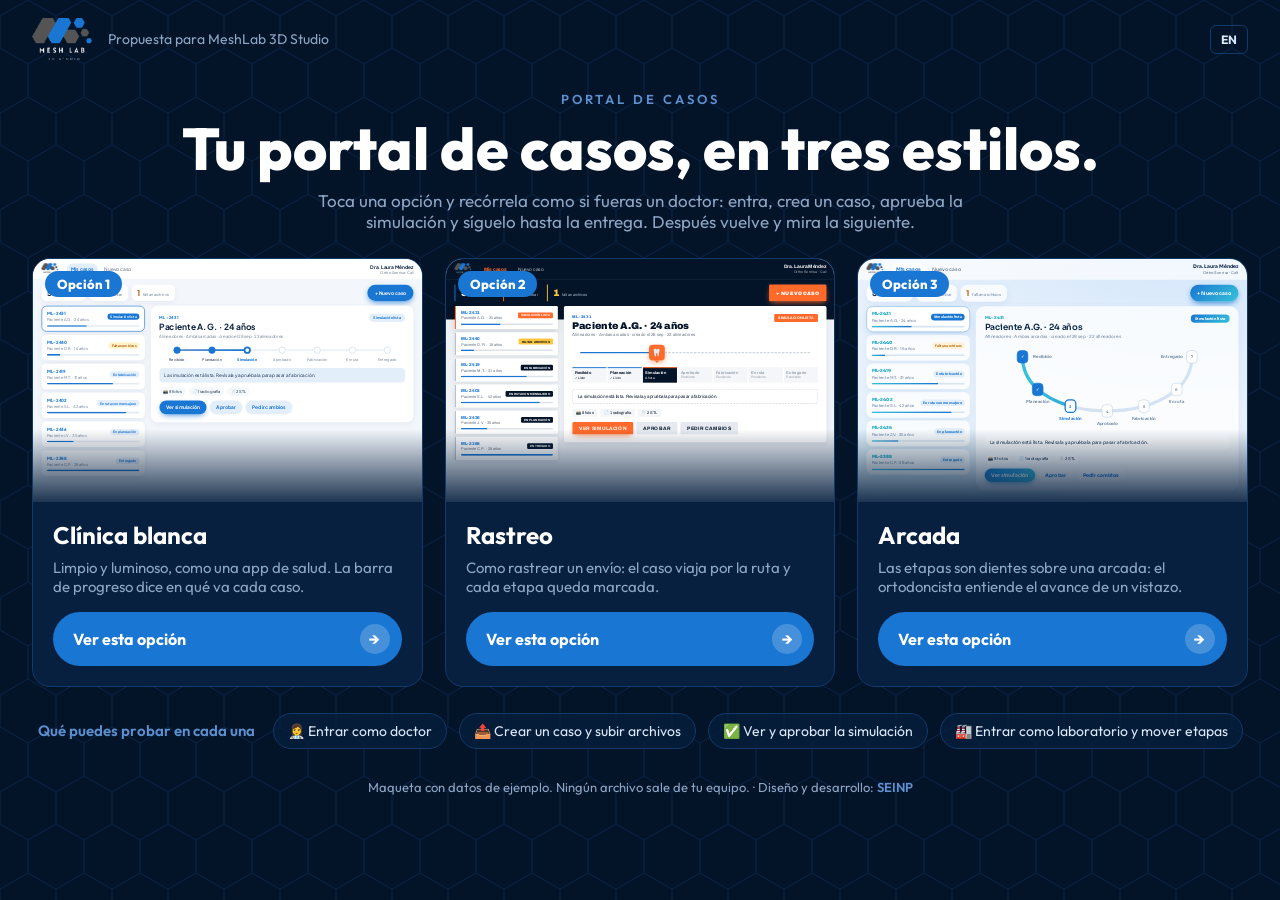
<file: index.html>
<!doctype html>
<html lang="es"><head>
<meta charset="utf-8"><meta name="viewport" content="width=device-width,initial-scale=1">
<meta name="robots" content="noindex, nofollow">
<title>Portal de casos · Propuesta para MeshLab 3D Studio</title>
<meta name="description" content="Tres estilos para el portal de casos de MeshLab 3D Studio: cada ortodoncista sube sus casos y los sigue paso a paso.">
<meta property="og:title" content="Portal de casos · Propuesta para MeshLab 3D Studio">
<meta property="og:description" content="Tres estilos para el portal donde cada ortodoncista sube sus casos y los sigue paso a paso.">
<meta property="og:image" content="media/recurso6.png">
<link rel="icon" href="media/favicon.png">
<link rel="preconnect" href="https://fonts.googleapis.com"><link rel="preconnect" href="https://fonts.gstatic.com" crossorigin>
<link href="https://fonts.googleapis.com/css2?family=Outfit:wght@300;400;600;700;800&display=swap" rel="stylesheet">
<style>
  :root { --fondo: #031429; --panel: #07203f; --linea: #123a6b; --azul: #1976d2; --claro: #5e90d0; --hielo: #dbe9fa; --tenue: #8ea6c4; }
  * { box-sizing: border-box; margin: 0; }
  body { background: var(--fondo); color: var(--hielo); font-family: Outfit, sans-serif; min-height: 100vh; overflow-x: hidden; }
  body::before { content: ""; position: fixed; inset: 0; opacity: .45; pointer-events: none; animation: respira 6s ease-in-out infinite;
    background-image: url("data:image/svg+xml,%3Csvg xmlns='http://www.w3.org/2000/svg' width='56' height='97'%3E%3Cpath d='M28 0l28 16v32L28 64 0 48V16zM28 64v33' fill='none' stroke='%23123a6b' stroke-width='1'/%3E%3C/svg%3E"); }
  @keyframes respira { 50% { opacity: .2; } }
  a { color: inherit; text-decoration: none; }

  /* intro: el logo arma sus hexagonos */
  .intro { position: fixed; inset: 0; z-index: 10; background: var(--fondo); display: grid; place-items: center; animation: introSale .45s 1.55s ease-in forwards; }
  .intro img { width: min(220px, 50vw); animation: introLogo 1.1s cubic-bezier(.3,1.4,.5,1) backwards; }
  .intro i { position: absolute; bottom: 42%; left: 50%; width: 160px; height: 3px; margin-left: -80px; margin-bottom: -60px; background: var(--linea); overflow: hidden; }
  .intro i::after { content: ""; position: absolute; inset: 0; background: var(--azul); transform-origin: left; animation: introBarra 1.4s ease-out forwards; transform: scaleX(0); }
  @keyframes introLogo { from { opacity: 0; transform: scale(.6) rotate(-8deg); } }
  @keyframes introBarra { to { transform: scaleX(1); } }
  @keyframes introSale { to { opacity: 0; visibility: hidden; } }

  .arriba { position: relative; display: flex; align-items: center; gap: 16px; padding: 18px 32px; }
  .arriba img { height: 42px; }
  .arriba span { flex: 1; color: var(--tenue); font-size: 14px; }
  .idioma { margin-left: auto; font: 700 12px Outfit, sans-serif; color: var(--hielo); background: transparent; border: 1px solid var(--linea); border-radius: 6px; padding: 6px 10px; cursor: pointer; }
  .cabeza { position: relative; text-align: center; padding: 10px 24px 26px; }
  .cabeza small { color: var(--claro); letter-spacing: 3px; text-transform: uppercase; font-size: 13px; font-weight: 600; }
  .cabeza h1 { font-size: clamp(32px, 4.6vw, 64px); line-height: 1.02; margin: 10px 0 12px; color: #fff; font-weight: 800; }
  .cabeza p { max-width: 720px; margin: 0 auto; color: var(--tenue); font-size: 17px; }
  .anima .cabeza > * { animation: sube .7s cubic-bezier(.2,1,.3,1) backwards; }
  .anima .cabeza > :nth-child(2) { animation-delay: .08s; } .anima .cabeza > :nth-child(3) { animation-delay: .16s; }

  .opciones { position: relative; display: grid; grid-template-columns: repeat(3, minmax(0, 1fr)); gap: 22px; padding: 0 32px 26px; max-width: 1400px; margin: 0 auto; }
  .opcion { display: flex; flex-direction: column; background: var(--panel); border: 1px solid var(--linea); border-radius: 18px; overflow: hidden;
    transition: transform .35s cubic-bezier(.2,1,.3,1), border-color .3s, box-shadow .35s; }
  .opcion:hover { transform: translateY(-6px) rotate(-.4deg); border-color: var(--azul); box-shadow: 0 24px 50px -20px rgba(25,118,210,.6); }
  .anima .opcion { animation: reparte .8s cubic-bezier(.3,1.25,.5,1) backwards; }
  .anima .opcion:nth-child(1) { animation-delay: .2s; --r: -8deg; } .anima .opcion:nth-child(2) { animation-delay: .32s; --r: 0deg; } .anima .opcion:nth-child(3) { animation-delay: .44s; --r: 8deg; }
  @keyframes reparte { from { opacity: 0; transform: translateY(120px) rotate(var(--r)) scale(.9); } }
  .marco { position: relative; aspect-ratio: 16 / 10; overflow: hidden; background: #0a2a52; }
  .marco iframe { position: absolute; top: 0; left: 0; width: 1280px; height: 800px; border: 0; transform-origin: 0 0; transform: scale(var(--s, .3)); pointer-events: none; }
  .marco::after { content: ""; position: absolute; inset: 0; background: linear-gradient(transparent 70%, rgba(7,32,63,.9)); }
  .num { position: absolute; top: 12px; left: 12px; z-index: 1; background: var(--azul); color: #fff; font-weight: 800; font-size: 13px; padding: 5px 12px; border-radius: 99px; }
  .texto { padding: 18px 20px 20px; display: flex; flex-direction: column; gap: 8px; flex: 1; }
  .texto h2 { font-size: 24px; color: #fff; }
  .texto p { color: var(--tenue); font-size: 15px; flex: 1; }
  .boton { position: relative; overflow: hidden; margin-top: 8px; display: flex; align-items: center; justify-content: space-between; gap: 10px; padding: 12px 12px 12px 20px;
    background: var(--azul); color: #fff; border-radius: 99px; font-weight: 700; }
  .boton b { width: 30px; height: 30px; border-radius: 50%; background: rgba(255,255,255,.2); display: grid; place-items: center; transition: transform .3s; }
  .opcion:hover .boton b { transform: translateX(4px); }
  .boton::after { content: ""; position: absolute; inset: 0; background: linear-gradient(100deg, transparent 30%, rgba(255,255,255,.4) 50%, transparent 70%); transform: translateX(-120%); animation: brillo 4.6s ease-in-out infinite; }
  .opcion:nth-child(2) .boton::after { animation-delay: .5s; } .opcion:nth-child(3) .boton::after { animation-delay: 1s; }
  @keyframes brillo { 0%, 70% { transform: translateX(-120%); } 90%, 100% { transform: translateX(120%); } }

  .prueba { position: relative; max-width: 1400px; margin: 0 auto; padding: 0 32px 20px; display: flex; align-items: center; gap: 12px; flex-wrap: wrap; justify-content: center; }
  .prueba i { font-style: normal; }
  .prueba h3 { font-size: 15px; color: var(--claro); font-weight: 600; margin-right: 6px; }
  .prueba span { padding: 8px 14px; border: 1px solid var(--linea); border-radius: 99px; font-size: 14px; background: rgba(7,32,63,.7); }
  .anima .prueba span { animation: sube .5s cubic-bezier(.2,1,.3,1) backwards; animation-delay: calc(.6s + var(--k) * 70ms); }
  footer { position: relative; text-align: center; padding: 10px 24px 30px; color: var(--tenue); font-size: 13px; }
  footer a { color: var(--claro); font-weight: 600; }
  @keyframes sube { from { opacity: 0; transform: translateY(18px); } }

  /* telefono: las opciones van en ancho, una al lado de la otra con enganche */
  @media (max-width: 900px) {
    .arriba { padding: 14px 16px; } .arriba img { height: 32px; } .arriba span { display: none; }
    .cabeza { padding: 4px 16px 18px; } .cabeza p { font-size: 15px; }
    .opciones { display: flex; overflow-x: auto; scroll-snap-type: x mandatory; gap: 14px; padding: 4px 16px 18px; scrollbar-width: none; }
    .opciones::-webkit-scrollbar { display: none; }
    .opcion { flex: 0 0 84%; scroll-snap-align: center; }
    .opcion:hover { transform: none; }
    .prueba { padding: 0 16px 14px; gap: 8px; } .prueba h3 { flex-basis: 100%; text-align: center; margin: 0; } .prueba span { font-size: 12px; padding: 6px 10px; }
  }
</style>
</head>
<body>
<div class="intro"><img src="media/logo.png" alt=""><i></i></div>

<header class="arriba">
  <img src="media/logo.png" alt="MeshLab 3D Studio">
  <span data-t="Propuesta para MeshLab 3D Studio">Propuesta para MeshLab 3D Studio</span>
  <button class="idioma" data-idioma>EN</button>
</header>

<section class="cabeza">
  <small data-t="Portal de casos">Portal de casos</small>
  <h1 data-t="Tu portal de casos, en tres estilos.">Tu portal de casos, en tres estilos.</h1>
  <p data-t="Toca una opción y recórrela como si fueras un doctor: entra, crea un caso, aprueba la simulación y síguelo hasta la entrega. Después vuelve y mira la siguiente.">Toca una opción y recórrela como si fueras un doctor: entra, crea un caso, aprueba la simulación y síguelo hasta la entrega. Después vuelve y mira la siguiente.</p>
</section>

<main class="opciones">
  <a class="opcion" data-estilo="clinica"><div class="marco"><span class="num"><span data-t="Opción">Opción</span> 1</span><iframe title="" loading="eager"></iframe></div>
    <div class="texto"><h2 data-t="Clínica blanca">Clínica blanca</h2><p data-t="Limpio y luminoso, como una app de salud. La barra de progreso dice en qué va cada caso.">Limpio y luminoso, como una app de salud. La barra de progreso dice en qué va cada caso.</p>
    <span class="boton"><span data-t="Ver esta opción">Ver esta opción</span><b>→</b></span></div></a>
  <a class="opcion" data-estilo="rastreo"><div class="marco"><span class="num"><span data-t="Opción">Opción</span> 2</span><iframe title="" loading="eager"></iframe></div>
    <div class="texto"><h2 data-t="Rastreo">Rastreo</h2><p data-t="Como rastrear un envío: el caso viaja por la ruta y cada etapa queda marcada.">Como rastrear un envío: el caso viaja por la ruta y cada etapa queda marcada.</p>
    <span class="boton"><span data-t="Ver esta opción">Ver esta opción</span><b>→</b></span></div></a>
  <a class="opcion" data-estilo="arcada"><div class="marco"><span class="num"><span data-t="Opción">Opción</span> 3</span><iframe title="" loading="eager"></iframe></div>
    <div class="texto"><h2 data-t="Arcada">Arcada</h2><p data-t="Las etapas son dientes sobre una arcada: el ortodoncista entiende el avance de un vistazo.">Las etapas son dientes sobre una arcada: el ortodoncista entiende el avance de un vistazo.</p>
    <span class="boton"><span data-t="Ver esta opción">Ver esta opción</span><b>→</b></span></div></a>
</main>

<section class="prueba">
  <h3 data-t="Qué puedes probar en cada una">Qué puedes probar en cada una</h3>
  <span style="--k:0">👩‍⚕️ <i data-t="Entrar como doctor">Entrar como doctor</i></span>
  <span style="--k:1">📤 <i data-t="Crear un caso y subir archivos">Crear un caso y subir archivos</i></span>
  <span style="--k:2">✅ <i data-t="Ver y aprobar la simulación">Ver y aprobar la simulación</i></span>
  <span style="--k:3">🏭 <i data-t="Entrar como laboratorio y mover etapas">Entrar como laboratorio y mover etapas</i></span>
</section>

<footer><span data-t="Maqueta con datos de ejemplo. Ningún archivo sale de tu equipo.">Maqueta con datos de ejemplo. Ningún archivo sale de tu equipo.</span>
  · <span data-t="Diseño y desarrollo:">Diseño y desarrollo:</span> <a href="https://seinp.github.io/" target="_blank" rel="noopener">SEINP</a></footer>

<script src="textos.js"></script>
<script>
  // Recargar = volver al principio (con intro); sin restaurar scroll.
  if ("scrollRestoration" in history) history.scrollRestoration = "manual";
  window.scrollTo(0, 0);
  document.body.classList.add("anima");
  const lang = IDIOMA === "en" ? "&lang=en" : "";
  document.querySelectorAll(".opcion").forEach(o => {
    const e = o.dataset.estilo;
    o.href = `portal.html?estilo=${e}${lang}`;
    o.querySelector("iframe").src = `portal.html?estilo=${e}&vista=previa${lang}`;
  });
  const escalar = () => document.querySelectorAll(".marco").forEach(m => m.style.setProperty("--s", m.clientWidth / 1280));
  escalar(); addEventListener("resize", escalar);
  const b = document.querySelector("[data-idioma]");
  b.textContent = IDIOMA === "en" ? "ES" : "EN";
  b.onclick = () => cambiarIdioma(IDIOMA === "en" ? "es" : "en");
  document.title = `${t("Portal de casos")} · ${t("Propuesta para MeshLab 3D Studio")}`;
</script>
</body></html>
</file>
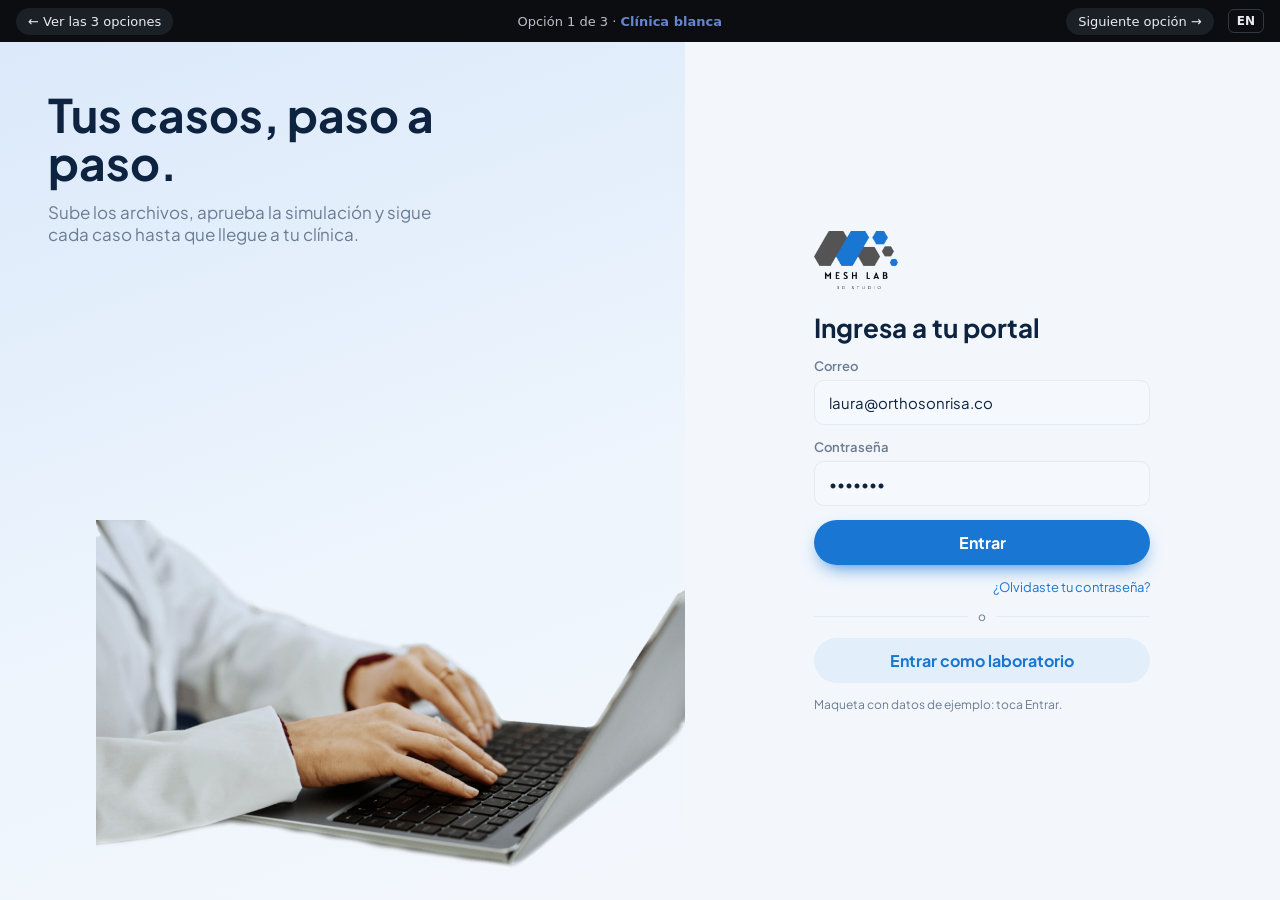
<file: portal.html>
<!doctype html>
<html lang="es"><head>
<meta charset="utf-8"><meta name="viewport" content="width=device-width,initial-scale=1">
<meta name="robots" content="noindex, nofollow">
<title>Portal de casos · MeshLab 3D Studio</title>
<link rel="icon" href="media/favicon.png">
<link rel="preconnect" href="https://fonts.googleapis.com"><link rel="preconnect" href="https://fonts.gstatic.com" crossorigin>
<link href="https://fonts.googleapis.com/css2?family=Plus+Jakarta+Sans:wght@400;500;700;800&family=Archivo:wght@400;600;800;900&family=Sora:wght@300;400;600;700&display=swap" rel="stylesheet">
<link rel="stylesheet" href="estilo.css">
<script>(function () { var e = new URLSearchParams(location.search).get("estilo"); if (["clinica", "rastreo", "arcada"].indexOf(e) < 0) e = "clinica";
  document.write('<link rel="stylesheet" href="temas/' + e + '.css">'); })();</script>
</head>
<body>
<input type="file" id="archivo" hidden>
<div id="app"></div>
<script src="textos.js"></script>
<script src="datos.js"></script>
<script src="app.js"></script>
</body></html>
</file>
<file: estilo.css>
/* Portal de casos de MeshLab: estructura y componentes. Los colores y el caracter de cada estilo
   viven en temas/*.css (solo variables + la ruta). La capa de telefono va AL FINAL. */
:root {
  --fondo: #f3f7fc; --panel: #fff; --tinta: #0d2340; --tenue: #6b7c93; --acento: #1976d2; --acento2: #1976d2; --acento-txt: #fff;
  --suave: #e3eefb; --suave-txt: #1976d2; --borde: #e5ebf3; --alerta: #b45309; --alerta-suave: #fef3c7; --campo: #f5f8fc;
  --radio: 16px; --radio-chico: 99px; --sombra: 0 6px 20px rgba(13,35,64,.06); --fuente: system-ui, sans-serif;
  --barra-fondo: #fff; --barra-tinta: var(--tinta); --mayus: none;
}
* { box-sizing: border-box; margin: 0; }
html { scroll-behavior: smooth; }
body { background: var(--fondo); color: var(--tinta); font-family: var(--fuente); min-height: 100vh; overflow-x: hidden; }
button, input, select, textarea { font: inherit; color: inherit; }
button { cursor: pointer; border: 0; background: none; text-align: left; }
a { cursor: pointer; }

/* ---------- barra de la propuesta (fuera del mundo del cliente) ---------- */
.propuesta { position: sticky; top: 0; z-index: 50; display: flex; align-items: center; gap: 14px; height: 42px; padding: 0 16px;
  background: #0b0d10; color: #e8ecf2; font: 500 13px system-ui, sans-serif; }
.propuesta a { color: inherit; text-decoration: none; padding: 6px 12px; border-radius: 99px; background: #1b1f26; transition: background .2s; }
.propuesta a:hover { background: #2a303a; }
.propuesta .cual { flex: 1; text-align: center; opacity: .8; }
.propuesta .cual b { color: #7da3ff; }
.propuesta .idioma { color: #e8ecf2; border: 1px solid #333a45; border-radius: 6px; padding: 4px 8px; font-size: 12px; font-weight: 700; }
.previa .propuesta { display: none; }

/* ---------- cabecera del portal ---------- */
.barra { display: flex; align-items: center; gap: 28px; padding: 14px 28px; background: var(--barra-fondo); color: var(--barra-tinta); border-bottom: 1px solid var(--borde); }
.barra .logo { height: 38px; width: auto; }
.menu { display: flex; gap: 8px; flex: 1; }
.menu a { padding: 8px 14px; border-radius: var(--radio-chico); opacity: .7; transition: opacity .2s, background .2s; }
.menu a:hover { opacity: 1; }
.menu a.on { opacity: 1; background: var(--suave); color: var(--suave-txt); font-weight: 700; }
.doc { display: flex; flex-direction: column; text-align: right; line-height: 1.25; }
.doc span { font-size: 12px; opacity: .65; }
.salir { width: 36px; height: 36px; border-radius: 50%; display: grid; place-items: center; background: var(--suave); color: var(--suave-txt); font-size: 16px; }

/* ---------- botones ---------- */
.cta { position: relative; overflow: hidden; padding: 12px 22px; border-radius: var(--radio-chico); font-weight: 700; text-align: center; text-transform: var(--mayus);
  background: linear-gradient(135deg, var(--acento), var(--acento2)); color: var(--acento-txt); box-shadow: 0 8px 20px -8px var(--acento);
  transition: transform .2s cubic-bezier(.2,1,.3,1), box-shadow .2s; }
.cta:hover { transform: translateY(-2px); box-shadow: 0 12px 26px -8px var(--acento); }
.cta:active { transform: scale(.97); }
.cta::after { content: ""; position: absolute; inset: 0; background: linear-gradient(100deg, transparent 30%, rgba(255,255,255,.45) 50%, transparent 70%);
  transform: translateX(-120%); animation: brillo 4.6s ease-in-out infinite; }
@keyframes brillo { 0%, 70% { transform: translateX(-120%); } 90%, 100% { transform: translateX(120%); } }
.cta.sec { background: var(--suave); color: var(--suave-txt); box-shadow: none; }
.cta.sec::after { display: none; }

/* ---------- login ---------- */
.login { display: grid; grid-template-columns: 1.15fr 1fr; min-height: calc(100vh - 42px); }
.previa .login { min-height: 100vh; }
.login-foto { position: relative; overflow: hidden; background: var(--login-fondo, linear-gradient(160deg, #dbe9fa, #f3f7fc)); display: flex; align-items: flex-end; }
.login-foto img { position: absolute; right: -6%; bottom: 0; width: 92%; mix-blend-mode: multiply; animation: entraFoto 1s cubic-bezier(.2,1,.3,1) backwards; }
.login-lema { position: relative; padding: 48px; max-width: 520px; align-self: flex-start; animation: sube .7s .15s cubic-bezier(.2,1,.3,1) backwards; }
.login-lema h2 { font-size: clamp(30px, 3.6vw, 52px); line-height: 1.05; color: var(--login-titulo, var(--tinta)); }
.login-lema p { margin-top: 14px; font-size: 17px; color: var(--login-texto, var(--tenue)); max-width: 420px; }
.login-caja { align-self: center; justify-self: center; width: min(400px, 100%); padding: 32px; display: flex; flex-direction: column; gap: 14px; animation: sube .6s .25s cubic-bezier(.2,1,.3,1) backwards; }
.login-caja .logo { height: 58px; width: auto; align-self: flex-start; margin-bottom: 8px; }
.login-caja h1 { font-size: 26px; }
.olvide { font-size: 13px; color: var(--suave-txt); align-self: flex-end; }
.separador { display: flex; align-items: center; gap: 10px; color: var(--tenue); font-size: 12px; }
.separador::before, .separador::after { content: ""; flex: 1; height: 1px; background: var(--borde); }
.pista { font-size: 12px; color: var(--tenue); }

/* ---------- campos ---------- */
label { display: flex; flex-direction: column; gap: 6px; font-size: 13px; font-weight: 600; color: var(--tenue); }
input:not([type=radio]):not([type=checkbox]), select, textarea { width: 100%; padding: 12px 14px; border: 1.5px solid var(--borde); border-radius: calc(var(--radio) * .6);
  background: var(--campo); color: var(--tinta); font-weight: 400; font-size: 15px; outline: none; transition: border-color .2s, box-shadow .2s; }
input:focus, select:focus, textarea:focus { border-color: var(--acento); box-shadow: 0 0 0 3px var(--suave); }
textarea { resize: vertical; }

/* ---------- mis casos ---------- */
.resumen { display: flex; gap: 12px; padding: 18px 28px 16px; align-items: stretch; }
.resumen > div { display: flex; align-items: baseline; gap: 8px; padding: 10px 18px; background: var(--panel); border-radius: var(--radio); box-shadow: var(--sombra);
  animation: sube .5s cubic-bezier(.2,1,.3,1) backwards; }
.resumen > div:nth-child(2) { animation-delay: .06s; } .resumen > div:nth-child(3) { animation-delay: .12s; }
.resumen b { font-size: 26px; }
.resumen span { font-size: 13px; color: var(--tenue); }
.resumen .alerta b { color: var(--acento); } .resumen .falta b { color: var(--alerta); }
.resumen .nuevo { margin-left: auto; padding: 0 24px; font-weight: 700; border-radius: var(--radio-chico); text-transform: var(--mayus);
  background: linear-gradient(135deg, var(--acento), var(--acento2)); color: var(--acento-txt); box-shadow: 0 8px 20px -6px var(--acento); animation: flota 3s ease-in-out infinite; }
@keyframes flota { 50% { transform: translateY(-3px); } }
.app { display: grid; grid-template-columns: minmax(0, 340px) minmax(0, 1fr); gap: 20px; padding: 0 28px 28px; align-items: start; }
.lista { display: flex; flex-direction: column; gap: 10px; }
.caso { display: grid; grid-template-columns: 1fr auto; gap: 4px 10px; padding: 14px 16px; background: var(--panel); border-radius: var(--radio); box-shadow: var(--sombra);
  border: 2px solid transparent; transition: transform .25s cubic-bezier(.2,1,.3,1), border-color .2s; animation: desdeIzq .5s cubic-bezier(.2,1,.3,1) backwards; animation-delay: calc(var(--n) * 60ms); }
.caso:hover { transform: translateX(4px); }
.caso.on { border-color: var(--acento); }
.caso .cod { font-weight: 800; color: var(--codigo, var(--acento)); font-size: 14px; }
.caso .pac { grid-column: 1; font-size: 13px; color: var(--tenue); }
.caso .estado { grid-column: 2; grid-row: 1 / 3; align-self: center; font-size: 11px; font-weight: 700; padding: 4px 10px; border-radius: var(--radio-chico); white-space: nowrap;
  background: var(--suave); color: var(--suave-txt); text-transform: var(--mayus); }
.caso.por-aprobar .estado { background: var(--acento); color: var(--acento-txt); }
.caso.con-falta .estado { background: var(--alerta-suave); color: var(--alerta); }
.caso .mini { grid-column: 1 / -1; height: 5px; overflow: hidden; margin-top: 6px; background: var(--borde); border-radius: 99px; }
.caso .mini i { display: block; height: 100%; transform-origin: left; transform: scaleX(var(--p)); background: linear-gradient(90deg, var(--acento2), var(--acento)); border-radius: 99px; }
.detalle { padding: 26px 28px; min-width: 0; background: var(--panel); border-radius: calc(var(--radio) * 1.4); box-shadow: var(--sombra); scroll-margin-top: 50px; }
.detalle.entra > * { animation: sube .5s cubic-bezier(.2,1,.3,1) backwards; }
.detalle.entra > :nth-child(2) { animation-delay: .06s; } .detalle.entra > :nth-child(3) { animation-delay: .12s; }
.detalle.entra > :nth-child(4) { animation-delay: .18s; } .detalle.entra > :nth-child(5) { animation-delay: .24s; }
.cabeza { display: flex; justify-content: space-between; gap: 16px; align-items: flex-start; }
.cabeza .cod { font-weight: 800; color: var(--codigo, var(--acento)); font-size: 13px; letter-spacing: 1px; }
.cabeza h1 { font-size: 28px; margin: 4px 0; }
.cabeza .tipo { color: var(--tenue); font-size: 14px; }
.sello { padding: 6px 14px; font-size: 12px; font-weight: 700; white-space: nowrap; border-radius: var(--radio-chico); background: var(--suave); color: var(--suave-txt); text-transform: var(--mayus); }
.ruta { margin: 26px 0 22px; }
.nota { padding: 14px 16px; font-size: 15px; background: var(--suave); border-radius: calc(var(--radio) * .8); }
.nota.aviso { background: var(--alerta-suave); }
.archivos { display: flex; gap: 10px; flex-wrap: wrap; margin: 16px 0; font-size: 13px; }
.archivos span { padding: 6px 12px; background: var(--campo); border-radius: var(--radio-chico); }
.archivos .no { text-decoration: line-through; opacity: .6; }
.acciones { display: flex; gap: 10px; flex-wrap: wrap; }

/* ---------- nuevo caso ---------- */
.formulario { padding: 22px 28px 32px; display: flex; flex-direction: column; gap: 18px; }
.form-cabeza .cod { font-weight: 800; color: var(--codigo, var(--acento)); letter-spacing: 1px; font-size: 13px; }
.form-cabeza h1 { font-size: 30px; margin: 2px 0 4px; }
.form-cabeza p { color: var(--tenue); }
.bloques { display: grid; grid-template-columns: repeat(3, minmax(0, 1fr)); gap: 18px; align-items: start; }
.bloque { background: var(--panel); border-radius: calc(var(--radio) * 1.2); box-shadow: var(--sombra); padding: 20px; display: flex; flex-direction: column; gap: 14px;
  animation: sube .55s cubic-bezier(.3,1.3,.5,1) backwards; }
.bloque:nth-child(2) { animation-delay: .08s; } .bloque:nth-child(3) { animation-delay: .16s; }
.bloque h2 { font-size: 17px; display: flex; align-items: center; gap: 10px; }
.bloque h2 span { width: 28px; height: 28px; border-radius: 50%; display: grid; place-items: center; font-size: 13px; background: var(--acento); color: var(--acento-txt); }
.grupo { display: flex; flex-direction: column; gap: 6px; font-size: 13px; font-weight: 600; color: var(--tenue); }
.chips { display: flex; gap: 8px; }
.chip { flex: 1; }
.chip input { position: absolute; opacity: 0; pointer-events: none; }
.chip span { display: block; text-align: center; padding: 10px; border-radius: var(--radio-chico); background: var(--campo); border: 1.5px solid var(--borde); color: var(--tinta); font-weight: 600; transition: all .2s; }
.chip input:checked + span { background: var(--acento); border-color: var(--acento); color: var(--acento-txt); }
.zona { display: grid; grid-template-columns: 40px 1fr; gap: 0 12px; align-items: center; padding: 14px; border: 2px dashed var(--borde); border-radius: var(--radio); background: var(--campo);
  transition: border-color .2s, transform .2s; }
.zona:hover { border-color: var(--acento); transform: translateY(-2px); }
.zona i { grid-row: 1 / 3; font-style: normal; font-size: 26px; text-align: center; }
.zona b { font-size: 15px; }
.zona small { color: var(--tenue); font-size: 12px; }
.zona .carga { grid-column: 1 / -1; height: 4px; border-radius: 99px; background: var(--borde); overflow: hidden; margin-top: 10px; display: none; }
.zona .carga i { display: block; height: 100%; width: 100%; background: var(--acento); transform-origin: left; transform: scaleX(0); }
.zona.cargando .carga { display: block; }
.zona.cargando .carga i { animation: carga 1.3s cubic-bezier(.4,0,.2,1) forwards; }
@keyframes carga { to { transform: scaleX(1); } }
.zona em { grid-column: 2; font-style: normal; font-weight: 700; color: var(--acento); font-size: 13px; }
.zona.lista { border-style: solid; border-color: var(--acento); }
.ejemplo { font-size: 13px; font-weight: 700; color: var(--suave-txt); }
.autoriza { flex-direction: row; align-items: center; gap: 10px; font-weight: 500; color: var(--tinta); }
.autoriza input { width: 20px; height: 20px; accent-color: var(--acento); flex: none; }

/* ---------- laboratorio ---------- */
.lab { padding: 22px 28px 32px; }
.lab-cabeza h1 { font-size: 30px; }
.lab-cabeza p { color: var(--tenue); margin-top: 4px; }
.filtros { display: flex; gap: 8px; flex-wrap: wrap; margin: 18px 0; }
.filtro { padding: 8px 14px; border-radius: var(--radio-chico); background: var(--panel); box-shadow: var(--sombra); font-size: 13px; font-weight: 600; transition: background .2s; }
.filtro b { margin-left: 4px; color: var(--acento); }
.filtro.on { background: var(--acento); color: var(--acento-txt); } .filtro.on b { color: inherit; }
.tabla { background: var(--panel); border-radius: calc(var(--radio) * 1.2); box-shadow: var(--sombra); overflow: hidden; }
.fila { display: grid; grid-template-columns: 1.1fr 1.3fr 1.4fr .7fr 1.5fr 1fr; gap: 12px; align-items: center; padding: 12px 18px; border-top: 1px solid var(--borde); font-size: 14px;
  animation: sube .45s cubic-bezier(.2,1,.3,1) backwards; animation-delay: calc(var(--n, 0) * 40ms); }
.fila.titulos { border-top: 0; font-size: 12px; font-weight: 700; color: var(--tenue); text-transform: uppercase; letter-spacing: .5px; animation: none; }
.fila small { display: block; font-size: 12px; color: var(--tenue); font-weight: 400; }
.fila .cod { font-weight: 800; color: var(--codigo, var(--acento)); }
.fila.con-falta { background: var(--alerta-suave); }
.fila select { padding: 8px 10px; font-size: 13px; }
.mini-btn { padding: 8px 12px; border-radius: var(--radio-chico); background: var(--suave); color: var(--suave-txt); font-size: 12px; font-weight: 700; }
.vacio { padding: 26px; text-align: center; color: var(--tenue); }

/* ---------- ventana y avisos ---------- */
.modal { position: fixed; inset: 0; z-index: 60; background: rgba(3,12,26,.55); display: grid; place-items: center; padding: 16px; animation: aparece .2s ease-out; }
.modal .caja { width: min(620px, 100%); max-height: 90vh; overflow: auto; background: var(--panel); color: var(--tinta); border-radius: calc(var(--radio) * 1.4); padding: 22px;
  display: flex; flex-direction: column; gap: 16px; animation: zoom .35s cubic-bezier(.3,1.4,.5,1); }
.modal header { display: flex; justify-content: space-between; align-items: center; font-size: 18px; }
.modal header button { width: 34px; height: 34px; border-radius: 50%; background: var(--suave); color: var(--suave-txt); text-align: center; }
.modal footer { display: flex; gap: 10px; flex-wrap: wrap; }
.visor { display: grid; grid-template-columns: 1fr 1fr; gap: 18px; align-items: center; background: var(--campo); border-radius: var(--radio); padding: 18px; }
.visor img { width: 100%; animation: gira 6s ease-in-out infinite; }
@keyframes gira { 50% { transform: rotate(-4deg) scale(1.04); } }
.visor p { font-size: 14px; color: var(--tenue); margin: 6px 0 10px; }
.pildora { display: inline-block; padding: 5px 12px; border-radius: 99px; background: var(--acento); color: var(--acento-txt); font-size: 12px; font-weight: 700; }
.campo textarea { margin-top: 4px; }
.lista-archivos { list-style: none; padding: 0; display: flex; flex-direction: column; gap: 6px; }
.lista-archivos li { display: grid; grid-template-columns: 30px 1fr auto; align-items: center; padding: 8px 12px; background: var(--campo); border-radius: 10px; font-size: 14px; }
.lista-archivos i { font-style: normal; }
.lista-archivos small { color: var(--tenue); }
.aviso-flotante { position: fixed; left: 50%; bottom: 24px; z-index: 70; transform: translateX(-50%); max-width: calc(100% - 32px); padding: 14px 20px; border-radius: 14px;
  background: #0d1a2b; color: #fff; font-size: 14px; font-family: var(--fuente); box-shadow: 0 14px 34px rgba(0,0,0,.3); animation: avisoEntra .4s cubic-bezier(.3,1.4,.5,1); transition: opacity .4s, transform .4s; }
.aviso-flotante.sale { opacity: 0; transform: translate(-50%, 10px); }

@keyframes sube { from { opacity: 0; transform: translateY(16px); } }
@keyframes desdeIzq { from { opacity: 0; transform: translateX(-24px); } }
@keyframes entraFoto { from { opacity: 0; transform: translateX(40px) scale(.96); } }
@keyframes aparece { from { opacity: 0; } }
@keyframes zoom { from { opacity: 0; transform: scale(.9); } }
@keyframes avisoEntra { from { opacity: 0; transform: translate(-50%, 20px); } }

/* ---------- telefono (va al final: gana) ---------- */
@media (max-width: 760px) {
  .propuesta { gap: 8px; padding: 0 10px; font-size: 12px; }
  .propuesta a span { display: none; }
  .propuesta .cual { font-size: 12px; }
  .barra { padding: 12px 16px; gap: 10px; flex-wrap: wrap; }
  .barra .logo { height: 30px; }
  .doc { margin-left: auto; font-size: 13px; }
  .menu { order: 5; flex-basis: 100%; }
  .menu a { flex: 1; text-align: center; }
  .login { grid-template-columns: minmax(0, 1fr); min-height: 0; }
  .login-foto { min-height: 250px; }
  .login-foto img { width: 58%; right: -4%; }
  .login-lema { padding: 22px 20px; max-width: 58%; }
  .login-lema h2 { font-size: 26px; }
  .login-lema p { font-size: 13px; }
  .login-caja { padding: 22px 20px 32px; }
  .resumen { padding: 12px 16px; gap: 8px; flex-wrap: wrap; }
  .resumen > div { padding: 8px 10px; flex: 1; flex-direction: column; gap: 0; }
  .resumen b { font-size: 22px; }
  .resumen span { font-size: 11px; }
  .resumen .nuevo { flex-basis: 100%; padding: 12px; text-align: center; margin: 0; }
  .app { grid-template-columns: minmax(0, 1fr); padding: 0 16px 20px; gap: 12px; }
  .lista { flex-direction: row; overflow-x: auto; scroll-snap-type: x mandatory; padding: 2px 2px 8px; min-width: 0; scrollbar-width: none; }
  .lista::-webkit-scrollbar { display: none; }
  .caso { flex: 0 0 78%; scroll-snap-align: start; }
  .caso:hover { transform: none; }
  .detalle { padding: 18px 16px; }
  .cabeza { flex-direction: column; gap: 8px; }
  .cabeza h1 { font-size: 22px; }
  .acciones .cta { flex: 1; }
  .formulario, .lab { padding: 16px; }
  .bloques { grid-template-columns: minmax(0, 1fr); }
  .form-cabeza h1, .lab-cabeza h1 { font-size: 24px; }
  .filtros { flex-wrap: nowrap; overflow-x: auto; scrollbar-width: none; margin: 14px -16px; padding: 0 16px 4px; }
  .filtro { flex: none; }
  .fila.titulos { display: none; }
  .fila { grid-template-columns: 1fr 1fr; gap: 8px 12px; padding: 14px 16px; }
  .fila > :nth-child(2) { text-align: right; font-size: 13px; }
  .fila > :nth-child(4) { text-align: right; }
  .visor { grid-template-columns: minmax(0, 1fr); }
}
</file>
